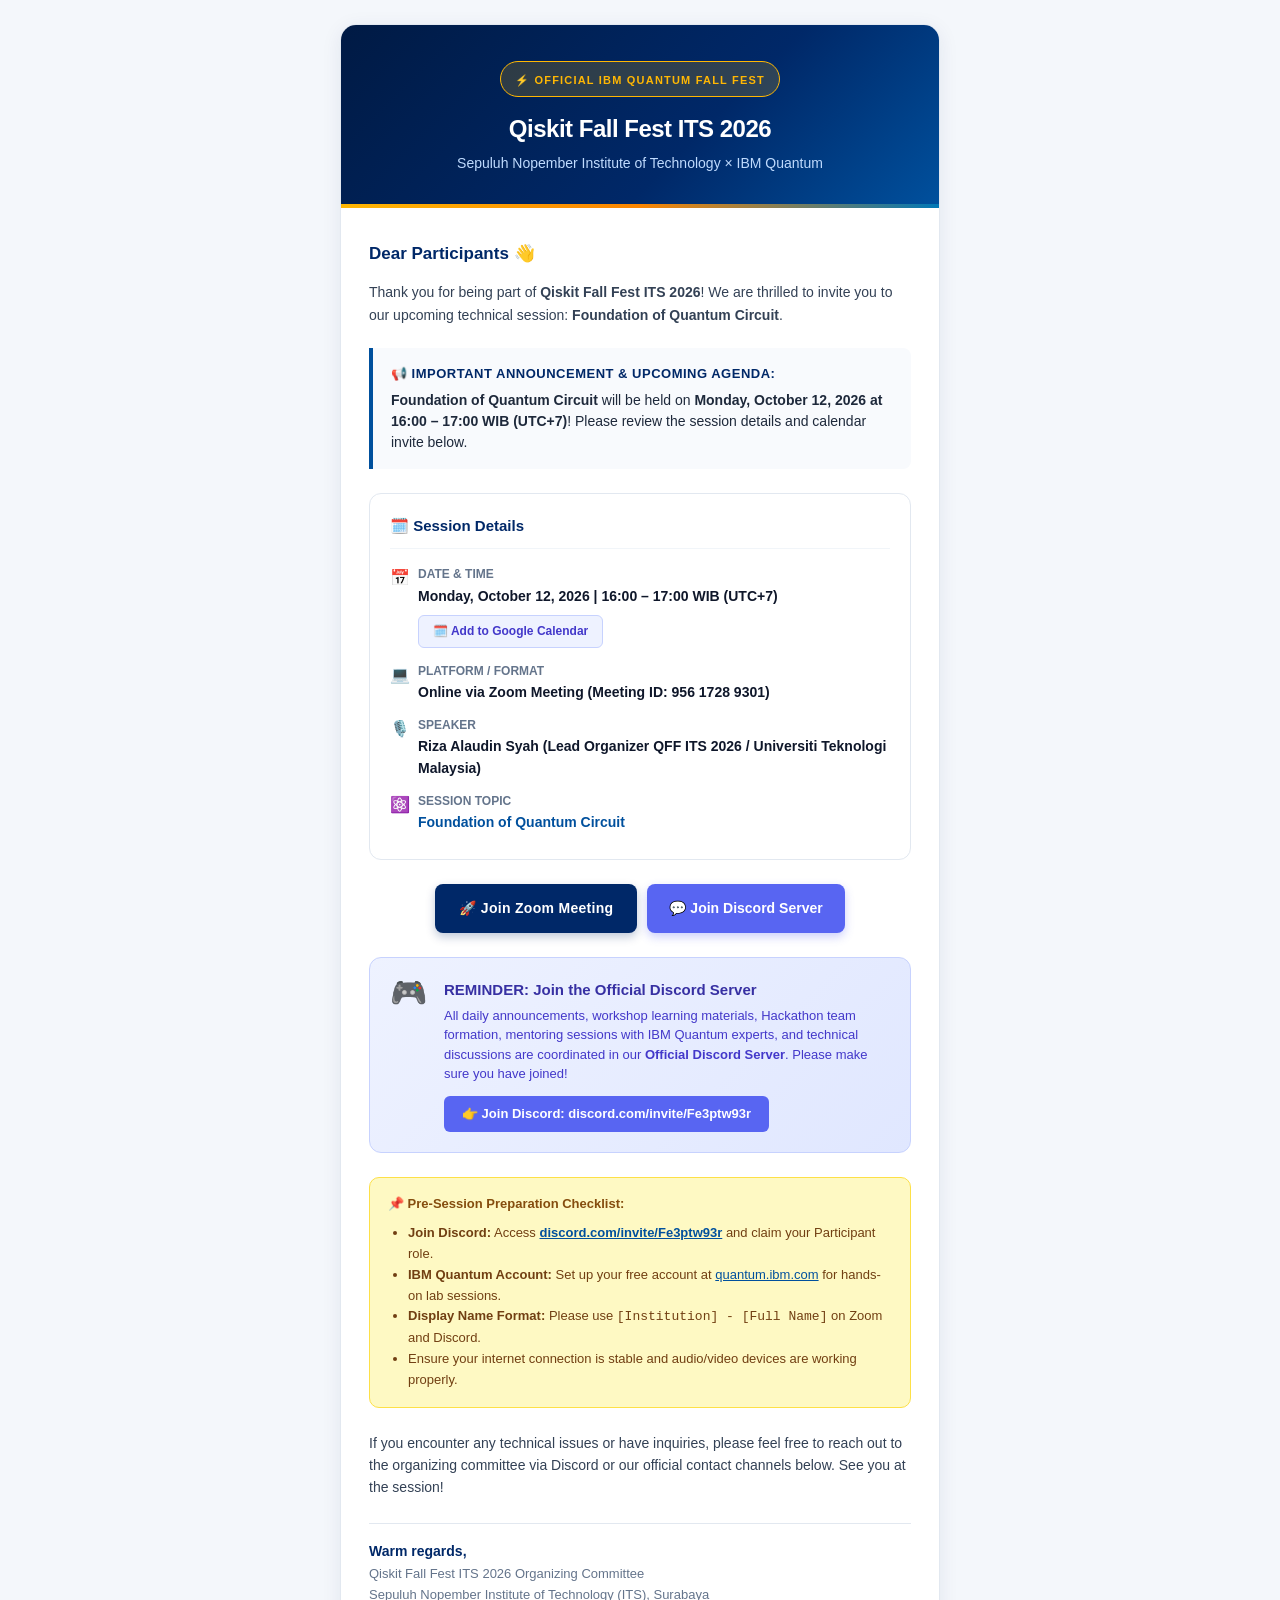
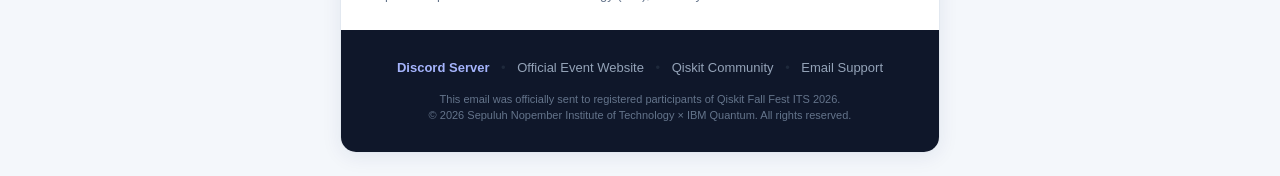
<file: email-template.html>
<!DOCTYPE html>
<html lang="en">
<head>
  <meta charset="UTF-8">
  <meta name="viewport" content="width=device-width, initial-scale=1.0">
  <title>Participant Information - Qiskit Fall Fest ITS 2026</title>
  <!--[if mso]>
  <style type="text/css">
    body, table, td, a { font-family: Arial, Helvetica, sans-serif !important; }
  </style>
  <![endif]-->
</head>
<body style="margin: 0; padding: 0; background-color: #F4F7FB; font-family: -apple-system, BlinkMacSystemFont, 'Segoe UI', Roboto, Helvetica, Arial, sans-serif; color: #1E293B; -webkit-font-smoothing: antialiased; line-height: 1.6;">

  <!-- Outer Wrapper -->
  <table role="presentation" border="0" cellpadding="0" cellspacing="0" width="100%" style="background-color: #F4F7FB; padding: 24px 12px;">
    <tr>
      <td align="center">
        
        <!-- Main Email Container (600px max) -->
        <table role="presentation" border="0" cellpadding="0" cellspacing="0" width="100%" style="max-width: 600px; background-color: #FFFFFF; border-radius: 16px; overflow: hidden; box-shadow: 0 4px 20px rgba(0, 40, 104, 0.08); border: 1px solid #E2E8F0;">
          
          <!-- Header Banner -->
          <tr>
            <td style="background: linear-gradient(135deg, #001A44 0%, #002868 60%, #00509D 100%); padding: 36px 32px 30px 32px; text-align: center;">
              
              <!-- Tag/Badge -->
              <table role="presentation" border="0" cellpadding="0" cellspacing="0" align="center" style="margin-bottom: 16px;">
                <tr>
                  <td style="background-color: rgba(255, 183, 3, 0.18); border: 1px solid #FFB703; border-radius: 20px; padding: 4px 14px;">
                    <span style="font-size: 11px; font-weight: 700; letter-spacing: 1.2px; text-transform: uppercase; color: #FFB703;">
                      ⚡ Official IBM Quantum Fall Fest
                    </span>
                  </td>
                </tr>
              </table>

              <!-- Main Title -->
              <h1 style="margin: 0 0 8px 0; color: #FFFFFF; font-size: 24px; font-weight: 800; letter-spacing: -0.5px; line-height: 1.3;">
                Qiskit Fall Fest ITS 2026
              </h1>
              
              <p style="margin: 0; color: #BFDBFE; font-size: 14px; font-weight: 400;">
                Sepuluh Nopember Institute of Technology × IBM Quantum
              </p>
            </td>
          </tr>

          <!-- Decorative Quantum Accent Bar -->
          <tr>
            <td height="4" style="background: linear-gradient(90deg, #FFB703 0%, #FB8500 50%, #0077B6 100%); line-height: 4px; font-size: 4px;">&nbsp;</td>
          </tr>

          <!-- Main Content Body -->
          <tr>
            <td style="padding: 32px 28px 24px 28px;">
              
              <!-- Greeting -->
              <p style="font-size: 17px; font-weight: 700; color: #002868; margin-top: 0; margin-bottom: 12px;">
                Dear Participants 👋
              </p>

              <!-- Opening Paragraph -->
              <p style="font-size: 14px; color: #334155; line-height: 1.65; margin-bottom: 20px;">
                Thank you for being part of <strong>Qiskit Fall Fest ITS 2026</strong>! We are thrilled to invite you to our upcoming technical session: <strong>Foundation of Quantum Circuit</strong>.
              </p>

              <!-- Announcement Highlight Box -->
              <table role="presentation" border="0" cellpadding="0" cellspacing="0" width="100%" style="background-color: #F8FAFD; border-left: 4px solid #00509D; border-radius: 0 8px 8px 0; margin-bottom: 24px;">
                <tr>
                  <td style="padding: 16px 18px;">
                    <p style="margin: 0 0 6px 0; font-size: 13px; font-weight: 700; text-transform: uppercase; letter-spacing: 0.5px; color: #002868;">
                      📢 Important Announcement & Upcoming Agenda:
                    </p>
                    <p style="margin: 0; font-size: 14px; color: #1E293B; line-height: 1.5;">
                      <strong>Foundation of Quantum Circuit</strong> will be held on <strong>Monday, October 12, 2026 at 16:00 – 17:00 WIB (UTC+7)</strong>! Please review the session details and calendar invite below.
                    </p>
                  </td>
                </tr>
              </table>

              <!-- Event Details Card -->
              <table role="presentation" border="0" cellpadding="0" cellspacing="0" width="100%" style="background-color: #FFFFFF; border: 1px solid #E2E8F0; border-radius: 12px; margin-bottom: 24px;">
                <tr>
                  <td style="padding: 20px 20px 14px 20px;">
                    <h3 style="margin: 0 0 16px 0; font-size: 15px; font-weight: 700; color: #002868; border-bottom: 1px solid #F1F5F9; padding-bottom: 10px;">
                      🗓️ Session Details
                    </h3>
                    
                    <!-- Detail Items -->
                    <table role="presentation" border="0" cellpadding="0" cellspacing="0" width="100%">
                      <!-- Item 1: Date & Time + Add to Calendar Button -->
                      <tr>
                        <td width="28" valign="top" style="padding-bottom: 14px; font-size: 16px;">📅</td>
                        <td valign="top" style="padding-bottom: 14px;">
                          <div style="font-size: 12px; color: #64748B; font-weight: 600; text-transform: uppercase;">Date & Time</div>
                          <div style="font-size: 14px; font-weight: 700; color: #0F172A; margin-bottom: 8px;">Monday, October 12, 2026 | 16:00 – 17:00 WIB (UTC+7)</div>
                          
                          <!-- Add to Calendar (.ics) Access Button -->
                          <table role="presentation" border="0" cellpadding="0" cellspacing="0">
                            <tr>
                              <td style="background-color: #EEF2FF; border: 1px solid #C7D2FE; border-radius: 6px;">
                                <a href="https://calendar.google.com/calendar/render?action=TEMPLATE&text=Qiskit%20Fall%20Fest%20ITS%202026%3A%20Foundation%20of%20Quantum%20Circuit&dates=20261012T090000Z/20261012T100000Z&details=Speaker%3A%20Riza%20Alaudin%20Syah%20%28Lead%20Organizer%20QFF%20ITS%202026%20%2F%20UTM%29%0ADate%3A%20Monday%2C%20October%2012%2C%202026%20%7C%2016%3A00%20-%2017%3A00%20WIB%20%28UTC%2B7%29%0APlatform%3A%20Zoom%20Meeting%0AZoom%20Link%3A%20https%3A%2F%2Fits.id%2Fjoin-zoom-QFF-ITS%0AMeeting%20ID%3A%20956%201728%209301%0AOfficial%20Info%3A%20https%3A%2F%2Fevent.its.ac.id%2Fqiskitfallfest&location=Online%20via%20Zoom%20%28https%3A%2F%2Fits.id%2Fjoin-zoom-QFF-ITS%29" target="_blank" style="display: inline-block; padding: 6px 14px; font-size: 12px; font-weight: 700; color: #4338CA; text-decoration: none; border-radius: 6px;">
                                  🗓️ Add to Google Calendar
                                </a>
                              </td>
                            </tr>
                          </table>
                        </td>
                      </tr>

                      <!-- Item 2: Format / Platform -->
                      <tr>
                        <td width="28" valign="top" style="padding-bottom: 12px; font-size: 16px;">💻</td>
                        <td valign="top" style="padding-bottom: 12px;">
                          <div style="font-size: 12px; color: #64748B; font-weight: 600; text-transform: uppercase;">Platform / Format</div>
                          <div style="font-size: 14px; font-weight: 700; color: #0F172A;">Online via Zoom Meeting (Meeting ID: 956 1728 9301)</div>
                        </td>
                      </tr>

                      <!-- Item 3: Speaker -->
                      <tr>
                        <td width="28" valign="top" style="padding-bottom: 12px; font-size: 16px;">🎙️</td>
                        <td valign="top" style="padding-bottom: 12px;">
                          <div style="font-size: 12px; color: #64748B; font-weight: 600; text-transform: uppercase;">Speaker</div>
                          <div style="font-size: 14px; font-weight: 700; color: #0F172A;">Riza Alaudin Syah (Lead Organizer QFF ITS 2026 / Universiti Teknologi Malaysia)</div>
                        </td>
                      </tr>

                      <!-- Item 4: Topic -->
                      <tr>
                        <td width="28" valign="top" style="padding-bottom: 12px; font-size: 16px;">⚛️</td>
                        <td valign="top" style="padding-bottom: 12px;">
                          <div style="font-size: 12px; color: #64748B; font-weight: 600; text-transform: uppercase;">Session Topic</div>
                          <div style="font-size: 14px; font-weight: 600; color: #00509D;">Foundation of Quantum Circuit</div>
                        </td>
                      </tr>
                    </table>
                  </td>
                </tr>
              </table>

              <!-- Call To Action Buttons (Dual or Single) -->
              <table role="presentation" border="0" cellpadding="0" cellspacing="0" width="100%" style="margin-bottom: 24px;">
                <tr>
                  <td align="center">
                    <table role="presentation" border="0" cellpadding="0" cellspacing="0">
                      <tr>
                        <!-- Primary Button -->
                        <td align="center" style="border-radius: 8px; background-color: #002868; box-shadow: 0 4px 10px rgba(0, 40, 104, 0.25);">
                          <a href="https://its.id/join-zoom-QFF-ITS" target="_blank" style="font-size: 14px; font-weight: 700; color: #FFFFFF; text-decoration: none; padding: 13px 24px; display: inline-block; border-radius: 8px; letter-spacing: 0.3px;">
                            🚀 Join Zoom Meeting
                          </a>
                        </td>
                        
                        <td width="10">&nbsp;</td>

                        <!-- Secondary Button: Discord -->
                        <td align="center" style="border-radius: 8px; background-color: #5865F2; box-shadow: 0 4px 10px rgba(88, 101, 242, 0.3);">
                          <a href="https://discord.com/invite/Fe3ptw93r" target="_blank" style="font-size: 14px; font-weight: 700; color: #FFFFFF; text-decoration: none; padding: 13px 22px; display: inline-block; border-radius: 8px;">
                            💬 Join Discord Server
                          </a>
                        </td>
                      </tr>
                    </table>
                  </td>
                </tr>
              </table>

              <!-- Dedicated Discord Reminder Card (Eye-catching) -->
              <table role="presentation" border="0" cellpadding="0" cellspacing="0" width="100%" style="background: linear-gradient(135deg, #EEF2FF 0%, #E0E7FF 100%); border: 1.5px solid #C7D2FE; border-radius: 12px; margin-bottom: 24px;">
                <tr>
                  <td style="padding: 20px 20px;">
                    <table role="presentation" border="0" cellpadding="0" cellspacing="0" width="100%">
                      <tr>
                        <!-- Icon / Emoji -->
                        <td width="42" valign="top" style="font-size: 30px; line-height: 1; padding-right: 12px;">
                          🎮
                        </td>
                        <!-- Text & Link -->
                        <td valign="top">
                          <p style="margin: 0 0 4px 0; font-size: 15px; font-weight: 800; color: #3730A3;">
                            REMINDER: Join the Official Discord Server
                          </p>
                          <p style="margin: 0 0 12px 0; font-size: 13px; color: #4338CA; line-height: 1.5;">
                            All daily announcements, workshop learning materials, Hackathon team formation, mentoring sessions with IBM Quantum experts, and technical discussions are coordinated in our <strong>Official Discord Server</strong>. Please make sure you have joined!
                          </p>
                          <table role="presentation" border="0" cellpadding="0" cellspacing="0">
                            <tr>
                              <td style="background-color: #5865F2; border-radius: 6px;">
                                <a href="https://discord.com/invite/Fe3ptw93r" target="_blank" style="display: inline-block; padding: 8px 18px; font-size: 13px; font-weight: 700; color: #FFFFFF; text-decoration: none; border-radius: 6px;">
                                  👉 Join Discord: discord.com/invite/Fe3ptw93r
                                </a>
                              </td>
                            </tr>
                          </table>
                        </td>
                      </tr>
                    </table>
                  </td>
                </tr>
              </table>

              <!-- Checklist / Instructions Section -->
              <div style="background-color: #FEF9C3; border: 1px solid #FDE047; border-radius: 10px; padding: 16px 18px; margin-bottom: 24px;">
                <p style="margin: 0 0 8px 0; font-size: 13px; font-weight: 700; color: #854D0E;">
                  📌 Pre-Session Preparation Checklist:
                </p>
                <ul style="margin: 0; padding-left: 20px; font-size: 13px; color: #713F12; line-height: 1.6;">
                  <li><strong>Join Discord:</strong> Access <a href="https://discord.com/invite/Fe3ptw93r" style="color: #00509D; font-weight: 700; text-decoration: underline;">discord.com/invite/Fe3ptw93r</a> and claim your Participant role.</li>
                  <li><strong>IBM Quantum Account:</strong> Set up your free account at <a href="https://quantum.ibm.com" style="color: #00509D; text-decoration: underline;">quantum.ibm.com</a> for hands-on lab sessions.</li>
                  <li><strong>Display Name Format:</strong> Please use <code>[Institution] - [Full Name]</code> on Zoom and Discord.</li>
                  <li>Ensure your internet connection is stable and audio/video devices are working properly.</li>
                </ul>
              </div>

              <!-- Closing -->
              <p style="font-size: 14px; color: #334155; line-height: 1.6; margin-bottom: 24px;">
                If you encounter any technical issues or have inquiries, please feel free to reach out to the organizing committee via Discord or our official contact channels below. See you at the session!
              </p>

              <!-- Sign-off -->
              <table role="presentation" border="0" cellpadding="0" cellspacing="0" width="100%" style="border-top: 1px solid #E2E8F0; padding-top: 16px;">
                <tr>
                  <td>
                    <p style="margin: 0; font-size: 14px; font-weight: 700; color: #002868;">
                      Warm regards,
                    </p>
                    <p style="margin: 2px 0 0 0; font-size: 13px; color: #64748B;">
                      Qiskit Fall Fest ITS 2026 Organizing Committee<br>
                      Sepuluh Nopember Institute of Technology (ITS), Surabaya
                    </p>
                  </td>
                </tr>
              </table>

            </td>
          </tr>

          <!-- Footer -->
          <tr>
            <td style="background-color: #0F172A; padding: 28px 24px; text-align: center;">
              
              <!-- Footer Links / Socials -->
              <p style="margin: 0 0 12px 0; font-size: 13px;">
                <a href="https://discord.com/invite/Fe3ptw93r" style="color: #A5B4FC; font-weight: 600; text-decoration: none; margin: 0 8px;">Discord Server</a> •
                <a href="https://event.its.ac.id/qiskitfallfest/index.html" style="color: #94A3B8; text-decoration: none; margin: 0 8px;">Official Event Website</a> •
                <a href="https://qiskit.org" style="color: #94A3B8; text-decoration: none; margin: 0 8px;">Qiskit Community</a> •
                <a href="mailto:qff.its@gmail.com" style="color: #94A3B8; text-decoration: none; margin: 0 8px;">Email Support</a>
              </p>

              <!-- Copyright -->
              <p style="margin: 0; font-size: 11px; color: #64748B; line-height: 1.5;">
                This email was officially sent to registered participants of Qiskit Fall Fest ITS 2026.<br>
                © 2026 Sepuluh Nopember Institute of Technology × IBM Quantum. All rights reserved.
              </p>
            </td>
          </tr>

        </table>
        <!-- End Main Email Container -->

      </td>
    </tr>
  </table>

</body>
</html>
</file>
